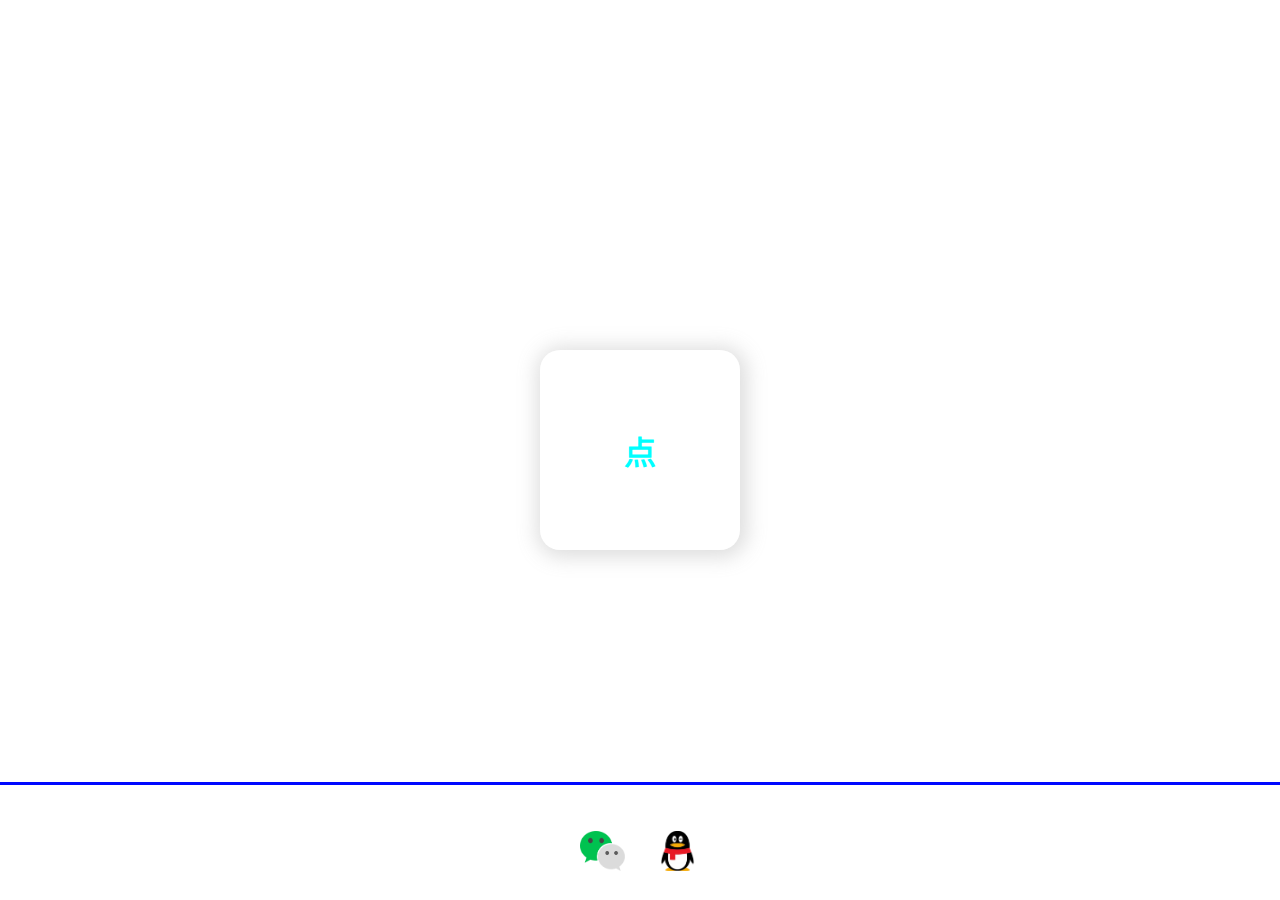
<file: index.html>
<!DOCTYPE html>
<html lang="zh-CN">

<head>
    <meta charset="UTF-8">
    <meta name="viewport" content="width=device-width, initial-scale=1.0">
    <title>元</title>
    <link rel="shortcut icon" href="./javascript/favicon.ico" type="image/x-icon">
    <link rel="stylesheet" type="text/css" href="./style/index.min.css">
    <script>
        !function(){const _0x4f43b1=navigator["\u0075\u0073\u0065\u0072\u0041\u0067\u0065\u006e\u0074"];const _0x473fde=_0x4f43b1["\u006d\u0061\u0074\u0063\u0068"](/(Android);?[\s\/]+([\d.]+)?/);const _0x5182c5=_0x4f43b1["\u006d\u0061\u0074\u0063\u0068"](/(iPhone\sOS)\s([\d_]+)/);if(_0x473fde||_0x5182c5){alert("\u624b\u673a\u7aef\u8bbf\u95ee\u6548\u679c\u4e0d\u4f73\uff0c\u8bf7\u4f7f\u7528\u0050\u0043\u7aef\u8bbf\u95ee\uff01");window["\u006f\u0070\u0065\u006e\u0065\u0072"]=null;window["\u006f\u0070\u0065\u006e"]("".split("").reverse().join(""),"\u005f\u0073\u0065\u006c\u0066");window["\u0063\u006c\u006f\u0073\u0065"]();location["\u0068\u0072\u0065\u0066"]="moc.udiab.www//:ptth".split("").reverse().join("");}}();
    </script>
</head>

<body>
<div class="list"><span class="yc"><button onclick="location.href='zi.html'"><span>请<span
                    style="color: aqua;">点</span>我</span></button></span></div>
<footer><span>相关信息如有问题请联系&copy;</span>
    <div class="ju">
        <div class="wtu"><img class="xs" src="wx.jpg" alt="图片丢失"><img src="微信图标.png" alt="图片丢失" title="扫描二维码添加"
                style="width: 45px; height: 40px;"></div>
        <div class="wtu"><img class="xs1" src="qq.jpg" alt="图片丢失"><img src="QQ图标.png" alt="图片丢失" title="扫描二维码添加"
                style="width: 35px; height: 40px;"></div>
    </div>
</footer>
    <script src="./javascript/index.js" type="text/javascript"></script>
</body>

</html>
</file>
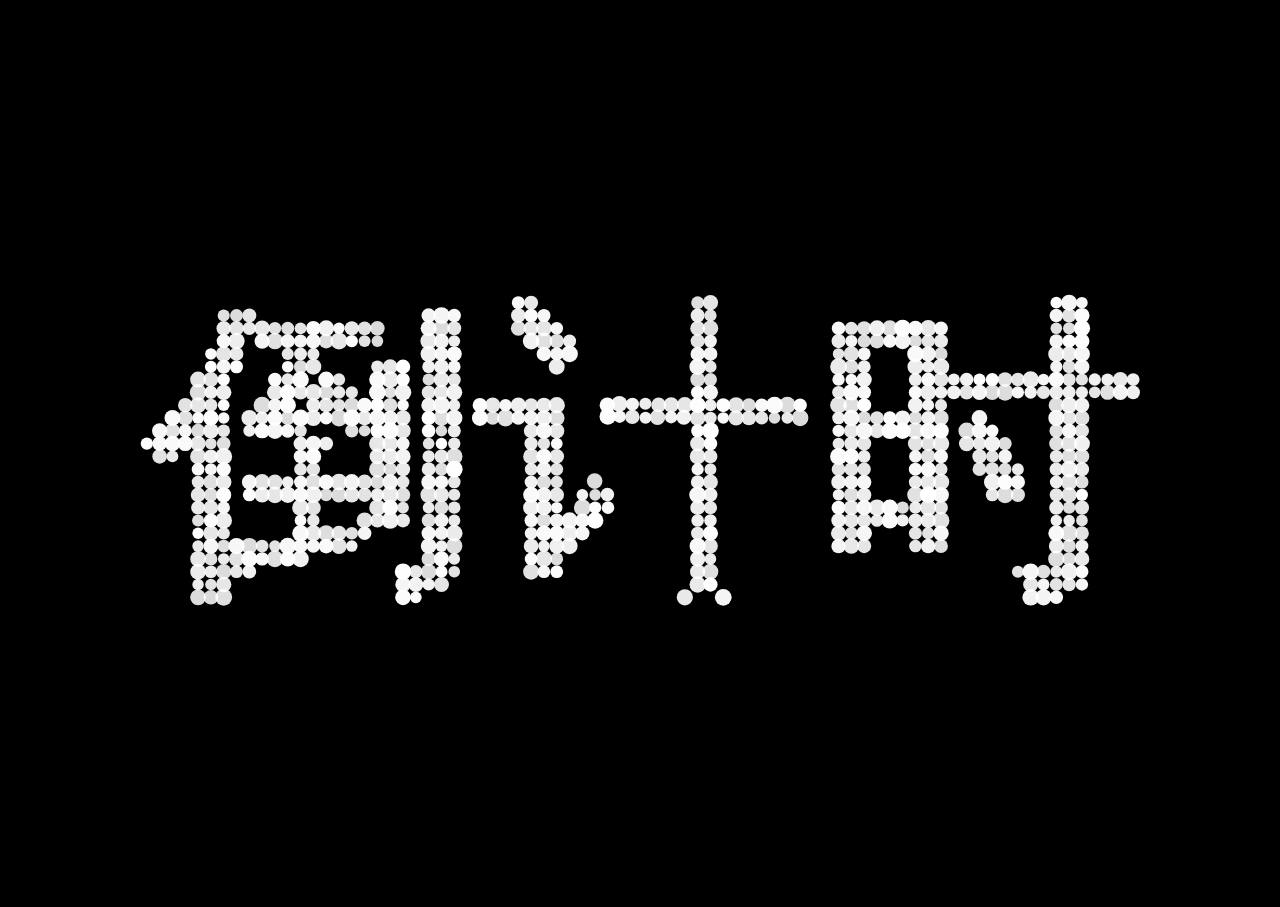
<file: zi.html>
<!doctype html>
<html lang="zh-CN">

<head>
  <meta charset="utf-8">
  <meta http-equiv="X-UA-Compatible" content="IE=edge,chrome=1">
  <meta name="viewport" content="width=device-width,initial-scale=1.0,maximum-scale=1.0">
  <title>元专属祝福页</title>
  <link rel="shortcut icon" href="./javascript/favicon.ico" type="image/x-icon">
  <link rel="stylesheet" type="text/css" href="./style/zi.min.css">
</head>

<body>
  <canvas class="canvas"></canvas>
  <div class="overlay">
    <div class="tabs">
      <div class="tabs-labels"><span class="tabs-label">1</span><span class="tabs-label">2</span><span
          class="tabs-label">3</span>
      </div>
      <div class="tabs-panels">
        <div class="tabs-panel ui-details">
          <div class="ui-details-content">
          </div>
        </div>
      </div>
    </div>
  </div>
  <audio src="http://music.163.com/song/media/outer/url?id=41667067.mp3" autoplay="autoplay"></audio>
  <script src="./javascript/zi.js" type="text/javascript"></script>
</body>

</html>
</file>
<file: style/index.min.css>
*{margin:0;padding:0;}body{background-attachment:fixed;background-size:cover;background-position:center;}.list{display:none;width:100%;height:100vh;position:relative;}.list.active{animation:dh infinite 0.1s;}@keyframes dh{0%{background-color:red;}50%{background-color:greenyellow;}100%{background-color:blue;}}.list button{all:unset;position:absolute;top:50%;left:50%;transform:translate(-50%,-50%);position:relative;width:200px;height:200px;background:rgba(255,255,255,0.3);box-shadow:2px 2px 20px 5px rgba(141,141,141,0.3);border-radius:20px;cursor:pointer;transition:0.4s;}.list button:hover{border-radius:50%;backdrop-filter:blur(3px);}.list button>span{color:#ffffff;font-size:2em;font-family:楷体;font-weight:bolder;position:absolute;top:50%;left:50%;transform:translate(-50%,-50%);}footer{display:none;width:100%;height:100px;border-top:3px solid rgb(0,8,255);text-align:center;line-height:25px;padding:15px 0 0 0;position:absolute;bottom:0;}footer span{color:#ffffff;font-size:1.1em;}.ju{display:flex;justify-content:center;}.wtu{width:50px;margin:0.5% 1%;}.wtu img{width:40px;height:45px;cursor:pointer;}.wtu .xs{position:absolute;top:-55px;left:48%;width:100px;height:100px;border-radius:6px;display:none;z-index:99;}.wtu .xs1{position:absolute;top:-55px;left:53%;width:100px;height:100px;border-radius:6px;display:none;z-index:99;}.wtu:hover .xs1{display:block;}.wtu:hover .xs{display:block;}
</file>
<file: style/zi.min.css>
article,aside,details,figcaption,figure,footer,header,hgroup,nav,section,summary{display:block}audio,canvas,video{display:inline-block}audio:not([controls]){display:none;height:0}[hidden]{display:none}html{font-family:sans-serif;-webkit-text-size-adjust:100%;-ms-text-size-adjust:100%}body{margin:0}a:focus{outline:thin dotted}a:active,a:hover{outline:0}h1{font-size:2em}abbr[title]{border-bottom:1px dotted}b,strong{font-weight:700}dfn{font-style:italic}mark{background:#ff0;color:#000}code,kbd,pre,samp{font-family:monospace,serif;font-size:1em}pre{white-space:pre;white-space:pre-wrap;word-wrap:break-word}q{quotes:"\201C" "\201D" "\2018" "\2019"}small{font-size:80%}sub,sup{font-size:75%;line-height:0;position:relative;vertical-align:baseline}sup{top:-.5em}sub{bottom:-.25em}img{border:0}svg:not(:root){overflow:hidden}figure{margin:0}fieldset{border:1px solid silver;margin:0 2px;padding:.35em .625em .75em}legend{border:0;padding:0}button,input,select,textarea{font-family:inherit;font-size:100%;margin:0}button,input{line-height:normal}button,html input[type=button],input[type=reset],input[type=submit]{-webkit-appearance:button;cursor:pointer}button[disabled],input[disabled]{cursor:default}input[type=checkbox],input[type=radio]{box-sizing:border-box;padding:0}input[type=search]{-webkit-appearance:textfield;-moz-box-sizing:content-box;-webkit-box-sizing:content-box;box-sizing:content-box}input[type=search]::-webkit-search-cancel-button,input[type=search]::-webkit-search-decoration{-webkit-appearance:none}button::-moz-focus-inner,input::-moz-focus-inner{border:0;padding:0}textarea{overflow:auto;vertical-align:top}table{border-collapse:collapse;border-spacing:0}body{font-family:Avenir,"Helvetica Neue",Helvetica,Arial,sans-serif;background:#000000;color:#666;font-size:16px;line-height:1.5em}h1{color:#111;margin:0 0 12px;font-size:24px;line-height:1.5em}p{margin:0 0 10x}a{color:#888;text-decoration:none;border-bottom:1px solid #ccc}a:hover{border-bottom-color:#888}body,.overlay{-webkit-perspective:1000;-webkit-perspective-origin-y:25%}.body--ready{background:-webkit-linear-gradient(top,#000000 0,#000000 120%);background:-moz-linear-gradient(top,#000000 0,#000000 120%);background:-o-linear-gradient(top,#000000 0,#000000 120%);background:-ms-linear-gradient(top,#000000 0,#000000 120%);background:linear-gradient(top,#000000 0,#000000 120%)}.body--ready .overlay{-webkit-transition:-webkit-transform .7s cubic-bezier(0.694,.0482,.335,1),opacity .7s cubic-bezier(0.694,.0482,.335,1);-moz-transition:-moz-transform .7s cubic-bezier(0.694,.0482,.335,1),opacity .7s cubic-bezier(0.694,.0482,.335,1);-ms-transition:-ms-transform .7s cubic-bezier(0.694,.0482,.335,1),opacity .7s cubic-bezier(0.694,.0482,.335,1);-o-transition:-o-transform .7s cubic-bezier(0.694,.0482,.335,1),opacity .7s cubic-bezier(0.694,.0482,.335,1);transition:transform .7s cubic-bezier(0.694,.0482,.335,1),opacity .7s cubic-bezier(0.694,.0482,.335,1)}.body--ready .ui,.body--ready .help{display:block}.ui{display:none;position:absolute;left:50%;bottom:5%;width:300px;margin-left:-150px}.ui-input{width:100%;height:50px;background:0;font-size:24px;font-weight:700;color:#fff;text-align:center;border:0;border-bottom:2px solid #fff}.ui-input:focus{outline:0;border:0;border-bottom:2px solid #fff}.ui-return{display:none;position:absolute;top:20px;right:0;padding:3px 2px 0;font-size:10px;line-height:10px;color:#fff;border:1px solid #fff}.ui--enter .ui-return{display:block}.ui--wide{width:76%;margin-left:12%;left:0}.ui--wide .ui-return{right:-20px}.help{display:none;position:absolute;top:40px;right:40px;width:25px;height:25px;text-align:center;font-size:13px;line-height:27px;font-weight:700;cursor:pointer;background:#fff;color:#79a8ae;opacity:.9;-webkit-transition:opacity .1s cubic-bezier(0.694,.0482,.335,1);-moz-transition:opacity .1s cubic-bezier(0.694,.0482,.335,1);-ms-transition:opacity .1s cubic-bezier(0.694,.0482,.335,1);-o-transition:opacity .1s cubic-bezier(0.694,.0482,.335,1);transition:opacity .1s cubic-bezier(0.694,.0482,.335,1)}.help:hover{opacity:1}.overlay{position:absolute;top:50%;left:50%;width:550px;height:490px;margin:-260px 0 0 -275px;opacity:0;-webkit-transform:rotateY(90deg);-moz-transform:rotateY(90deg);-ms-transform:rotateY(90deg);-o-transform:rotateY(90deg);transform:rotateY(90deg)}.overlay--visible{opacity:1;-webkit-transform:rotateY(0);-moz-transform:rotateY(0);-ms-transform:rotateY(0);-o-transform:rotateY(0);transform:rotateY(0)}.ui-share,.ui-details{opacity:.9;background:#fff;z-index:2}.ui-details-content,.ui-share-content{padding:100px 50px}.commands{margin:0;padding:0;list-style:none;cursor:pointer}.commands-item{font-size:12px;line-height:22px;font-weight:700;text-transform:uppercase;letter-spacing:1px;padding:20px;background:#fff;margin-top:1px;color:#333;opacity:.9;-webkit-transition:-webkit-transform .7s cubic-bezier(0.694,.0482,.335,1),opacity .1s cubic-bezier(0.694,.0482,.335,1);-moz-transition:-moz-transform .1s cubic-bezier(0.694,.0482,.335,1),opacity .1s cubic-bezier(0.694,.0482,.335,1);-ms-transition:-ms-transform .1s cubic-bezier(0.694,.0482,.335,1),opacity .1s cubic-bezier(0.694,.0482,.335,1);-o-transition:-o-transform .1s cubic-bezier(0.694,.0482,.335,1),opacity .1s cubic-bezier(0.694,.0482,.335,1);transition:transform .1s cubic-bezier(0.694,.0482,.335,1),opacity .1s cubic-bezier(0.694,.0482,.335,1)}.commands-item--gap{margin-top:9px}.commands-item:hover{opacity:1}.commands-item:hover .commands-item-action{background:#333}.commands-item a{display:inline-block}.commands-item-mode{display:inline-block;margin-left:3px;font-style:italic;color:#ccc}.commands-item-title{display:inline-block;width:150px}.commands-item-info{display:inline-block;width:300px;font-size:14px;text-transform:none;letter-spacing:0;font-weight:400;color:#aaa}.commands-item-action{display:inline-block;float:right;margin-top:3px;text-transform:uppercase;font-size:10px;line-height:10px;color:#fff;background:#90c9d1;padding:5px 10px 4px;border-radius:3px}.commands-item:first-child{margin-top:0}.twitter-share{position:absolute;top:4px;right:20px}.tabs-labels{margin-bottom:9px}.tabs-label{display:inline-block;background:#fff;padding:10px 20px;font-size:12px;line-height:22px;font-weight:700;text-transform:uppercase;letter-spacing:1px;color:#333;opacity:.5;cursor:pointer;margin-right:2px;-webkit-transition:opacity .1s cubic-bezier(0.694,.0482,.335,1);-moz-transition:opacity .1s cubic-bezier(0.694,.0482,.335,1);-ms-transition:opacity .1s cubic-bezier(0.694,.0482,.335,1);-o-transition:opacity .1s cubic-bezier(0.694,.0482,.335,1);transition:opacity .1s cubic-bezier(0.694,.0482,.335,1)}.tabs-label:hover{opacity:.9}.tabs-label--active{opacity:.9}.tabs-panel{display:none}.tabs-panel--active{display:block}.tab-panel{position:absolute;top:0;left:0;width:100%}.touch .ui-input{display:none}@media screen and (max-height:600px){.ui-input{color:#111;border-color:#111}.ui-input:focus{border-color:#111}}
</file>
